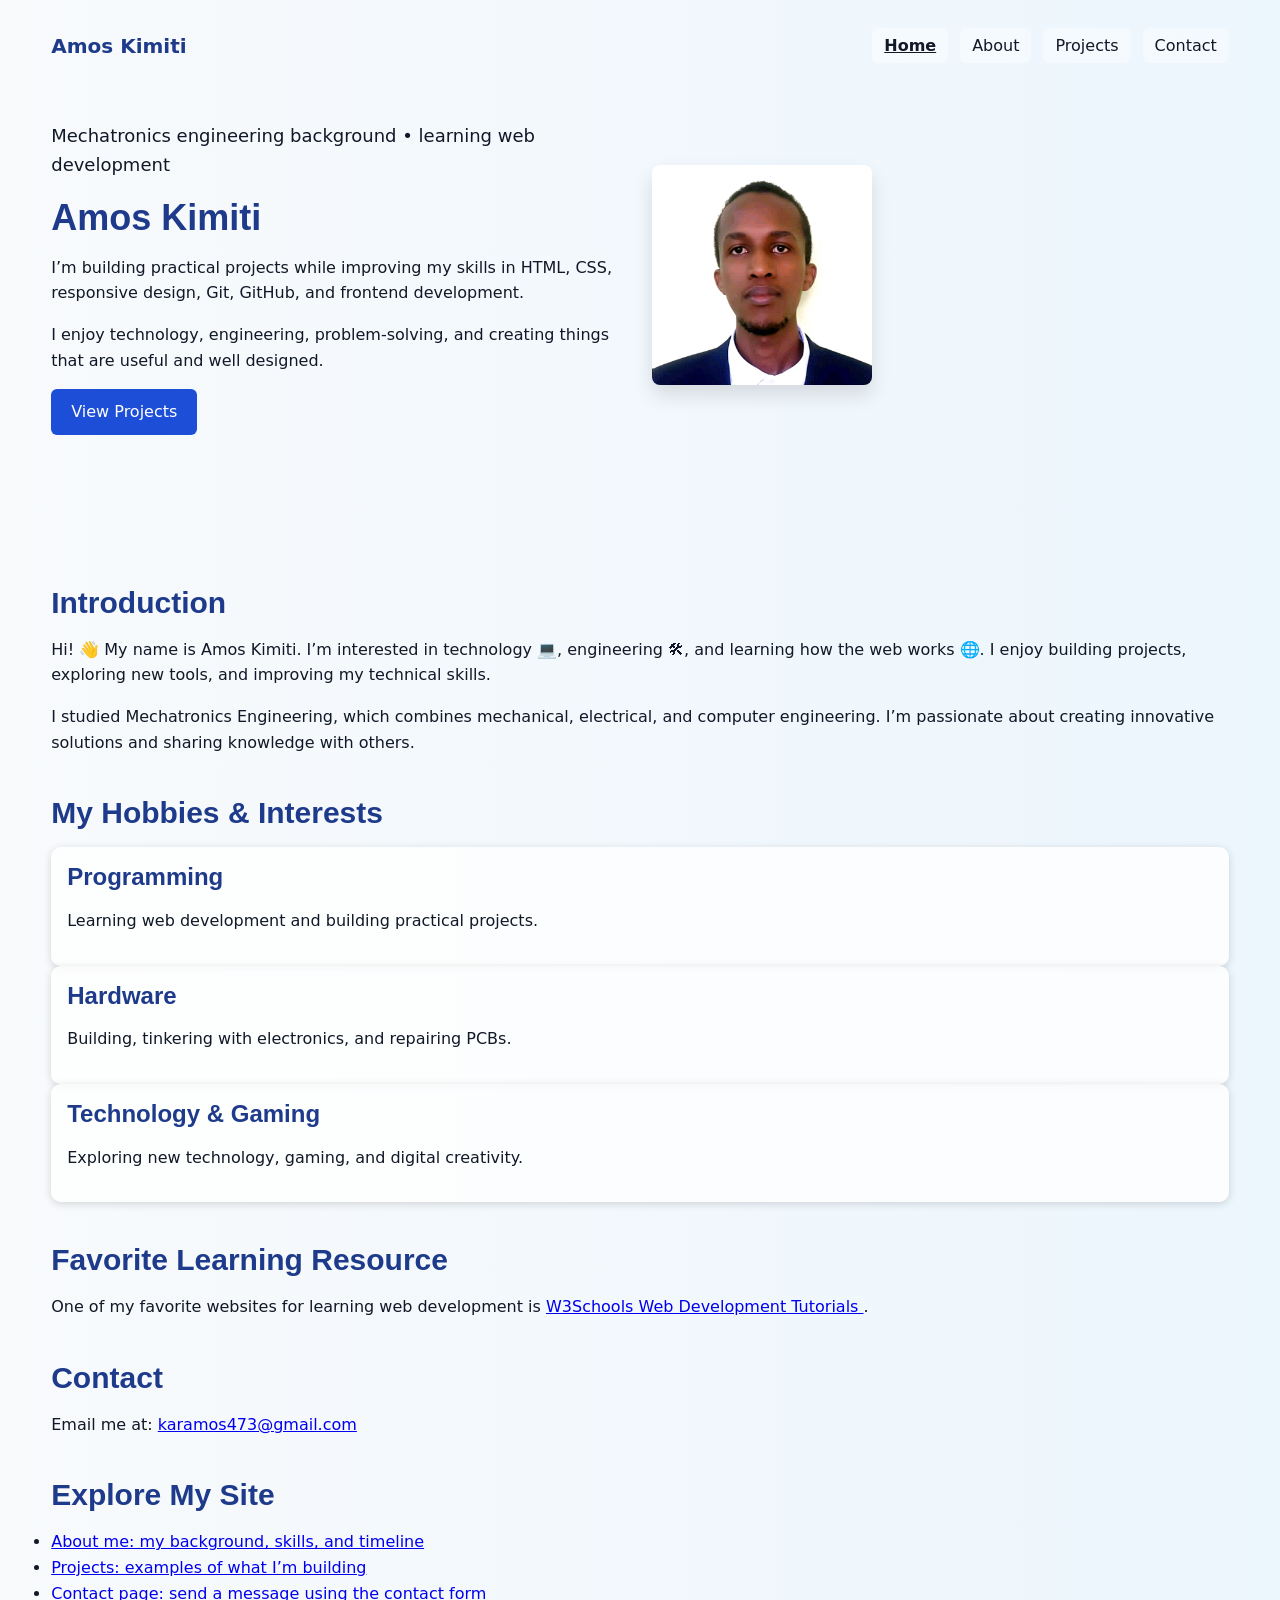
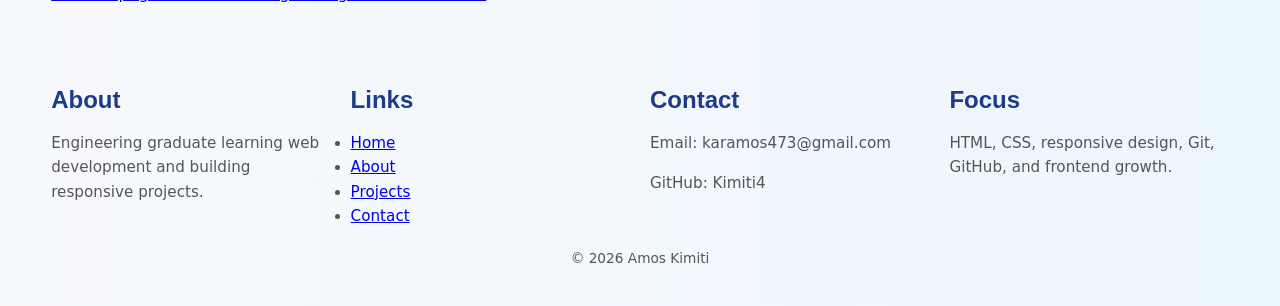
<file: index.html>
<!DOCTYPE html>
<html lang="en">
<head>
  <meta charset="UTF-8" />
  <meta name="viewport" content="width=device-width, initial-scale=1.0" />
  <title>Home | Amos Kimiti</title>

  <link rel="preconnect" href="https://fonts.googleapis.com">
  <link rel="preconnect" href="https://fonts.gstatic.com" crossorigin>
  <link href="https://fonts.googleapis.com/css2?family=Poppins:wght@400;600;700&family=Roboto:wght@400;500&display=swap" rel="stylesheet">
  <link rel="stylesheet" href="styles.css">
</head>

<body class="home-page">
  <header class="container">
    <nav aria-label="Primary navigation">
      <a href="index.html" class="logo">Amos Kimiti</a>
      <ul>
        <li><a href="index.html" aria-current="page">Home</a></li>
        <li><a href="about.html">About</a></li>
        <li><a href="projects.html">Projects</a></li>
        <li><a href="contact.html">Contact</a></li>
      </ul>
    </nav>

    <section class="hero" aria-labelledby="hero-title">
      <div class="hero-text">
        <p class="lead">Mechatronics engineering background • learning web development</p>
        <h1 id="hero-title">Amos Kimiti</h1>
        <p>
          I’m building practical projects while improving my skills in HTML, CSS,
          responsive design, Git, GitHub, and frontend development.
        </p>
        <p>
          I enjoy technology, engineering, problem-solving, and creating things that are useful and well designed.
        </p>
        <a href="projects.html" class="btn">View Projects</a>
      </div>

      <div class="hero-image">
        <img
          src="images/imageAmos.jpg"
          alt="Profile image of Amos Kimiti"
          width="220"
          height="220"
        />
      </div>
    </section>
  </header>

  <main class="container">
    <section>
      <h2>Introduction</h2>
      <p>
        Hi! 👋 My name is Amos Kimiti. I’m interested in technology 💻, engineering 🛠,
        and learning how the web works 🌐. I enjoy building projects, exploring new tools,
        and improving my technical skills.
      </p>
      <p>
        I studied Mechatronics Engineering, which combines mechanical, electrical, and computer engineering.
        I’m passionate about creating innovative solutions and sharing knowledge with others.
      </p>
    </section>

    <section>
      <h2>My Hobbies & Interests</h2>
      <div class="skills-grid">
        <article class="card">
          <h3>Programming</h3>
          <p>Learning web development and building practical projects.</p>
        </article>
        <article class="card">
          <h3>Hardware</h3>
          <p>Building, tinkering with electronics, and repairing PCBs.</p>
        </article>
        <article class="card">
          <h3>Technology & Gaming</h3>
          <p>Exploring new technology, gaming, and digital creativity.</p>
        </article>
      </div>
    </section>

    <section>
      <h2>Favorite Learning Resource</h2>
      <p>
        One of my favorite websites for learning web development is
        <a href="https://www.w3schools.com/" target="_blank" rel="noopener noreferrer">
          W3Schools Web Development Tutorials
        </a>.
      </p>
    </section>

    <section>
      <h2>Contact</h2>
      <p>
        Email me at:
        <a href="mailto:karamos473@gmail.com">karamos473@gmail.com</a>
      </p>
    </section>

    <section>
      <h2>Explore My Site</h2>
      <ul>
        <li><a href="about.html">About me: my background, skills, and timeline</a></li>
        <li><a href="projects.html">Projects: examples of what I’m building</a></li>
        <li><a href="contact.html">Contact page: send a message using the contact form</a></li>
      </ul>
    </section>
  </main>

  <footer class="container">
    <div class="footer-grid">
      <div>
        <h3>About</h3>
        <p>Engineering graduate learning web development and building responsive projects.</p>
      </div>
      <div>
        <h3>Links</h3>
        <ul>
          <li><a href="index.html">Home</a></li>
          <li><a href="about.html">About</a></li>
          <li><a href="projects.html">Projects</a></li>
          <li><a href="contact.html">Contact</a></li>
        </ul>
      </div>
      <div>
        <h3>Contact</h3>
        <p>Email: karamos473@gmail.com</p>
        <p>GitHub: Kimiti4</p>
      </div>
      <div>
        <h3>Focus</h3>
        <p>HTML, CSS, responsive design, Git, GitHub, and frontend growth.</p>
      </div>
    </div>
    <p class="footer-bottom">© 2026 Amos Kimiti</p>
  </footer>
</body>
</html>
</file>
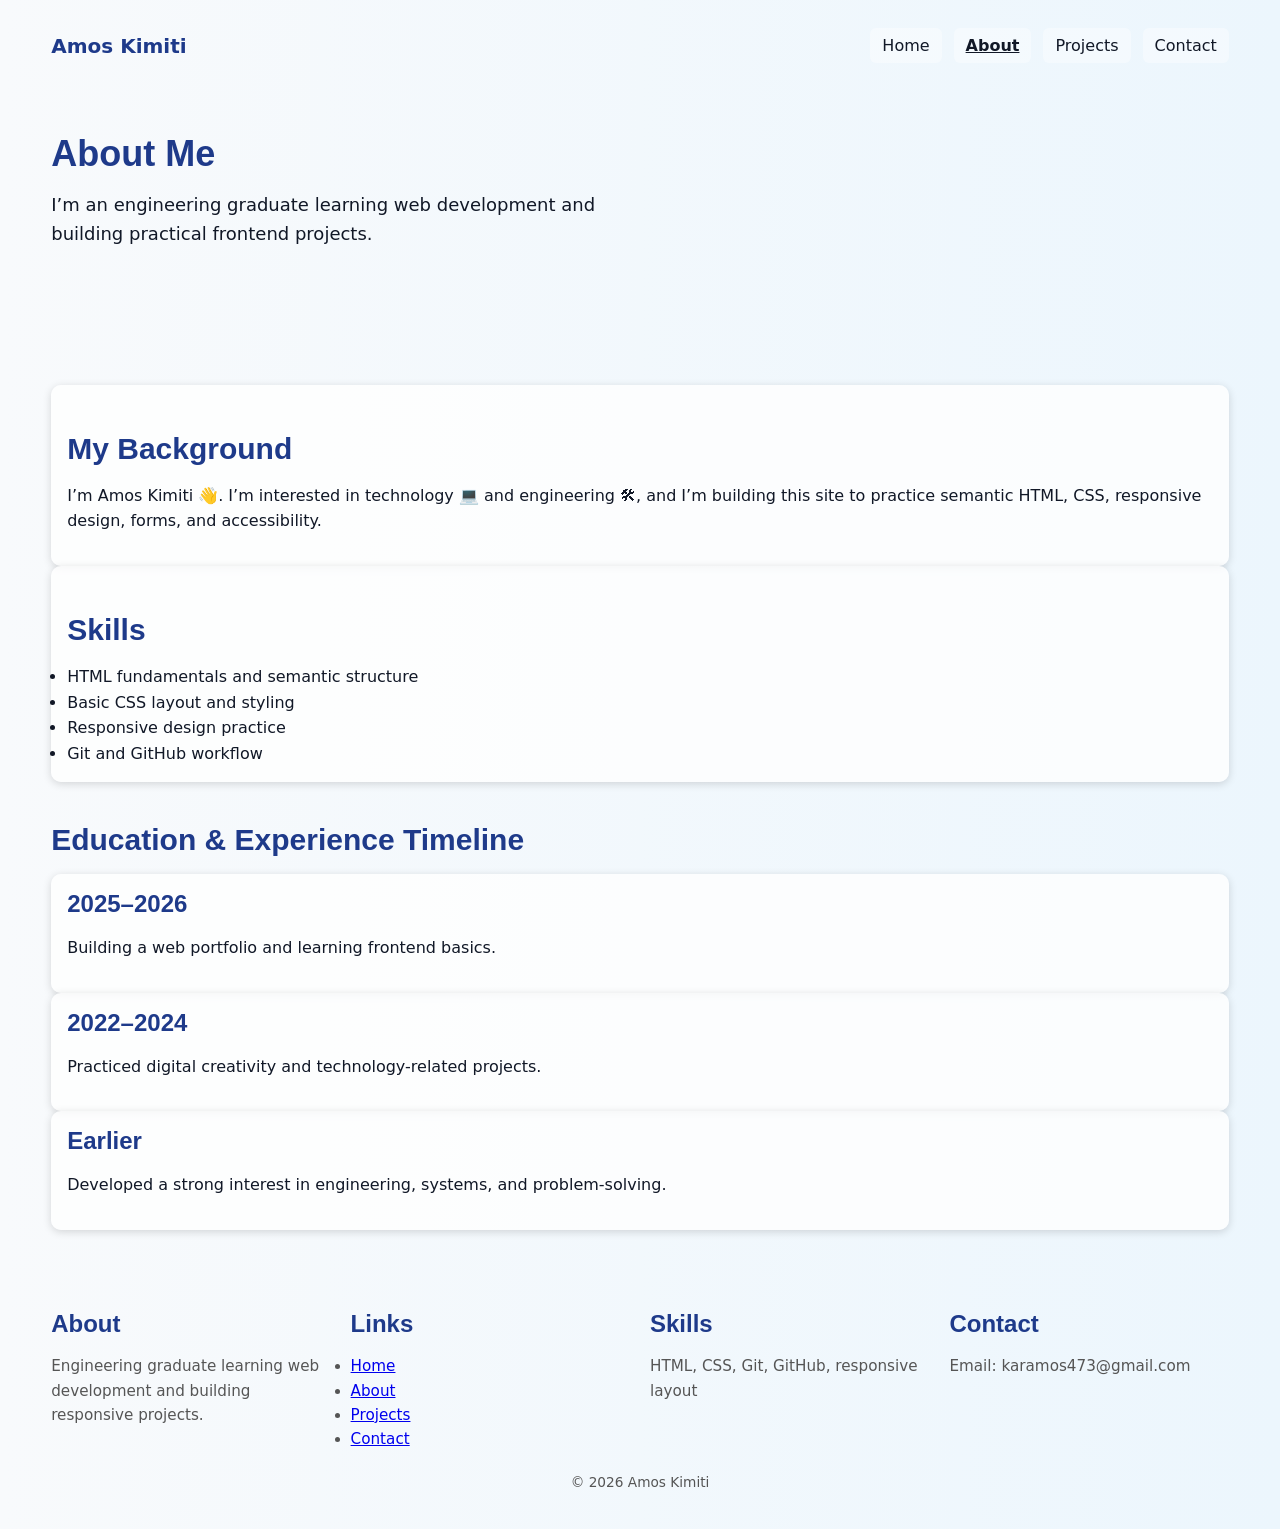
<file: about.html>
<!DOCTYPE html>
<html lang="en">
<head>
  <meta charset="UTF-8" />
  <meta name="viewport" content="width=device-width, initial-scale=1.0" />
  <title>About | Amos Kimiti</title>

  <link rel="preconnect" href="https://fonts.googleapis.com">
  <link rel="preconnect" href="https://fonts.gstatic.com" crossorigin>
  <link href="https://fonts.googleapis.com/css2?family=Poppins:wght@400;600;700&family=Roboto:wght@400;500&display=swap" rel="stylesheet">

  <link rel="stylesheet" href="./styles.css"/>
</head>

<body class="about-page">
  <header class="container">
    <nav aria-label="Primary navigation">
      <a href="index.html" class="logo">Amos Kimiti</a>
      <ul>
        <li><a href="index.html">Home</a></li>
        <li><a href="about.html" aria-current="page">About</a></li>
        <li><a href="projects.html">Projects</a></li>
        <li><a href="contact.html">Contact</a></li>
      </ul>
    </nav>

    <section class="hero">
      <div class="hero-text">
        <h1>About Me</h1>
        <p class="lead">
          I’m an engineering graduate learning web development and building practical frontend projects.
        </p>
      </div>
    </section>
  </header>

  <main class="container">
    <section class="grid">
      <article class="card">
        <h2>My Background</h2>
        <p>
          I’m Amos Kimiti 👋. I’m interested in technology 💻 and engineering 🛠, and I’m building this site to
          practice semantic HTML, CSS, responsive design, forms, and accessibility.
        </p>
      </article>

      <article class="card">
        <h2>Skills</h2>
        <ul>
          <li>HTML fundamentals and semantic structure</li>
          <li>Basic CSS layout and styling</li>
          <li>Responsive design practice</li>
          <li>Git and GitHub workflow</li>
        </ul>
      </article>
    </section>

    <section>
      <h2>Education & Experience Timeline</h2>
      <div class="skills-grid">
        <article class="card">
          <h3>2025–2026</h3>
          <p>Building a web portfolio and learning frontend basics.</p>
        </article>
        <article class="card">
          <h3>2022–2024</h3>
          <p>Practiced digital creativity and technology-related projects.</p>
        </article>
        <article class="card">
          <h3>Earlier</h3>
          <p>Developed a strong interest in engineering, systems, and problem-solving.</p>
        </article>
      </div>
    </section>
  </main>

  <footer class="container">
    <div class="footer-grid">
      <div>
        <h3>About</h3>
        <p>Engineering graduate learning web development and building responsive projects.</p>
      </div>
      <div>
        <h3>Links</h3>
        <ul>
          <li><a href="index.html">Home</a></li>
          <li><a href="about.html">About</a></li>
          <li><a href="projects.html">Projects</a></li>
          <li><a href="contact.html">Contact</a></li>
        </ul>
      </div>
      <div>
        <h3>Skills</h3>
        <p>HTML, CSS, Git, GitHub, responsive layout</p>
      </div>
      <div>
        <h3>Contact</h3>
        <p>Email: karamos473@gmail.com</p>
      </div>
    </div>
    <p class="footer-bottom">© 2026 Amos Kimiti</p>
  </footer>
</body>
</html>
</file>
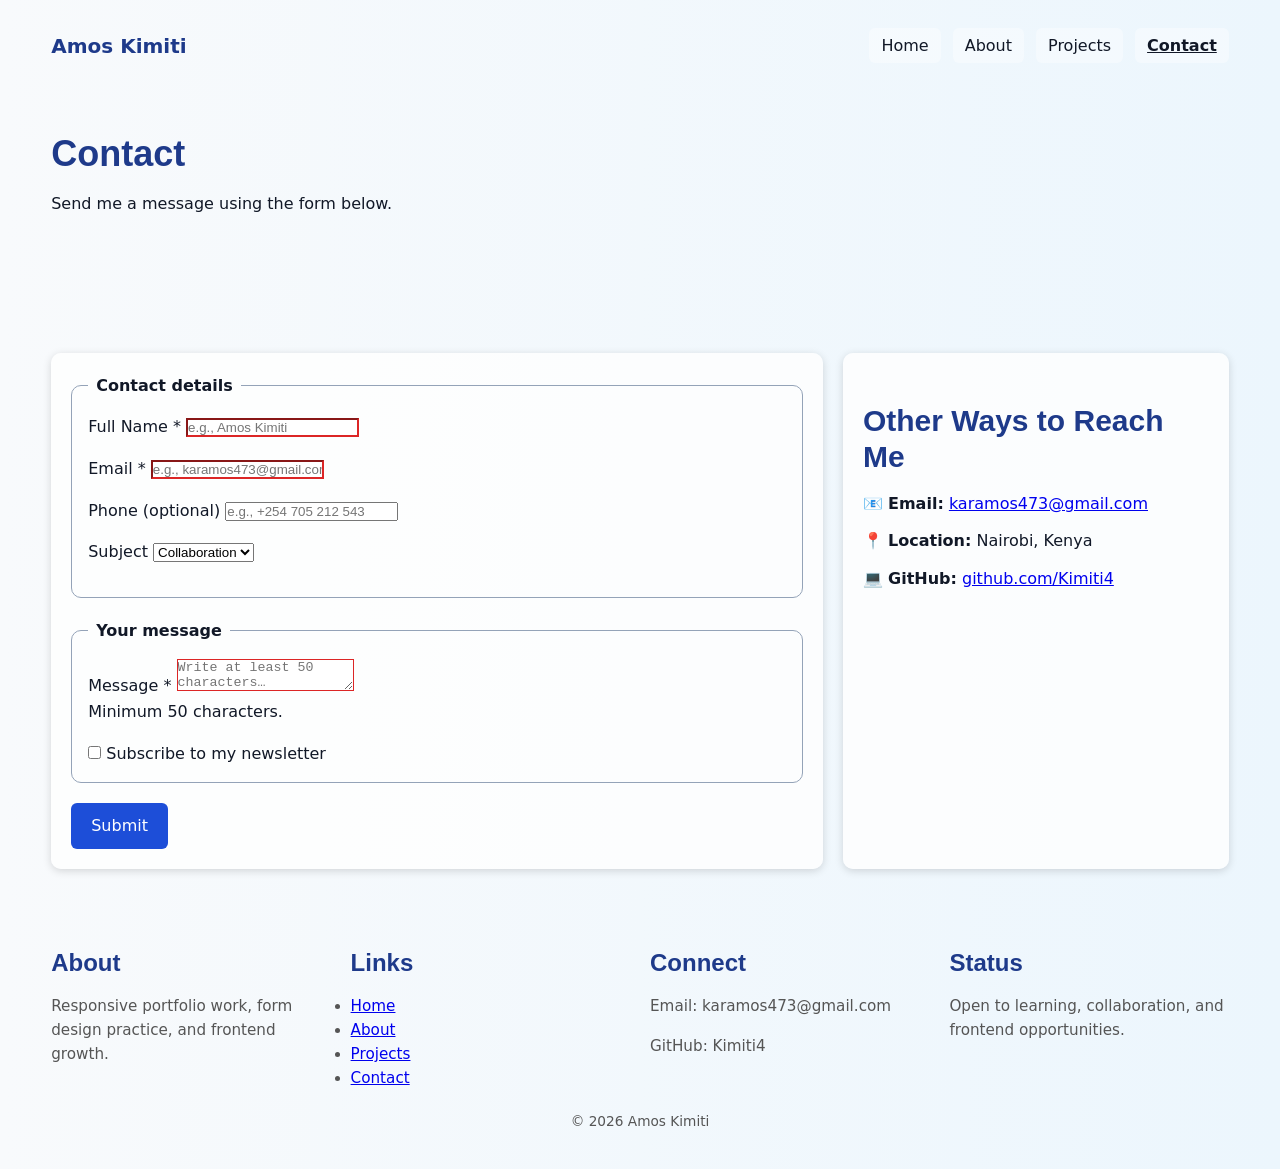
<file: contact.html>
<!DOCTYPE html>
<html lang="en">
<head>
  <meta charset="UTF-8" />
  <meta name="viewport" content="width=device-width, initial-scale=1.0" />
  <title>Contact | Amos Kimiti</title>

  <link rel="preconnect" href="https://fonts.googleapis.com">
  <link rel="preconnect" href="https://fonts.gstatic.com" crossorigin>
  <link href="https://fonts.googleapis.com/css2?family=Poppins:wght@400;600;700&family=Roboto:wght@400;500&display=swap" rel="stylesheet">

  <link rel="stylesheet" href="./styles.css"/>
</head>

<body class="contact-page">
  <header class="container">
    <nav aria-label="Primary navigation">
      <a href="index.html" class="logo">Amos Kimiti</a>
      <ul>
        <li><a href="index.html">Home</a></li>
        <li><a href="about.html">About</a></li>
        <li><a href="projects.html">Projects</a></li>
        <li><a href="contact.html" aria-current="page">Contact</a></li>
      </ul>
    </nav>

    <section class="hero">
      <div class="hero-text">
        <h1>Contact</h1>
        <p class="hint">Send me a message using the form below.</p>
      </div>
    </section>
  </header>

  <main class="container">
    <section class="contact-layout">
      <div>
      <form action="#" method="post">
        <fieldset>
          <legend>Contact details</legend>

          <div class="row">
            <div>
              <label for="fullName">Full Name <span aria-hidden="true">*</span></label>
              <input
                id="fullName"
                name="fullName"
                type="text"
                required
                placeholder="e.g., Amos Kimiti"
                autocomplete="name"
              />
            </div>

            <div>
              <label for="email">Email <span aria-hidden="true">*</span></label>
              <input
                id="email"
                name="email"
                type="email"
                required
                placeholder="e.g., karamos473@gmail.com"
                autocomplete="email"
              />
            </div>
          </div>

          <div class="row">
            <div>
              <label for="phone">Phone (optional)</label>
              <input
                id="phone"
                name="phone"
                type="tel"
                placeholder="e.g., +254 705 212 543"
                autocomplete="tel"
              />
            </div>

            <div>
              <label for="subject">Subject</label>
              <select id="subject" name="subject">
                <option value="collaboration">Collaboration</option>
                <option value="questions">Questions</option>
                <option value="feedback">Feedback</option>
              </select>
            </div>
          </div>
        </fieldset>

        <fieldset>
          <legend>Your message</legend>

          <div>
            <label for="message">Message <span aria-hidden="true">*</span></label>
            <textarea
              id="message"
              name="message"
              required
              minlength="50"
              placeholder="Write at least 50 characters…"
            ></textarea>
            <p class="hint">Minimum 50 characters.</p>
          </div>

          <div class="inline">
            <input id="newsletter" name="newsletter" type="checkbox" />
            <label for="newsletter">Subscribe to my newsletter</label>
          </div>
        </fieldset>

        <button type="submit">Submit</button>
      </form>
      </div>

      <aside class="card contact-card">
  <h2>Other Ways to Reach Me</h2>

  <ul>
    <li>📧 <strong>Email:</strong> 
      <a href="mailto:karamos473@gmail.com">karamos473@gmail.com</a>
    </li>

    <li>📍 <strong>Location:</strong> Nairobi, Kenya</li>

    <li>💻 <strong>GitHub:</strong> 
      <a href="https://github.com/Kimiti4" target="_blank" rel="noopener noreferrer">
        github.com/Kimiti4
      </a>
    </li>
  </ul>
</aside>
    </section>
  </main>

  <footer class="container">
    <div class="footer-grid">
      <div>
        <h3>About</h3>
        <p>Responsive portfolio work, form design practice, and frontend growth.</p>
      </div>
      <div>
        <h3>Links</h3>
        <ul>
          <li><a href="index.html">Home</a></li>
          <li><a href="about.html">About</a></li>
          <li><a href="projects.html">Projects</a></li>
          <li><a href="contact.html">Contact</a></li>
        </ul>
      </div>
      <div>
        <h3>Connect</h3>
        <p>Email: karamos473@gmail.com</p>
        <p>GitHub: Kimiti4</p>
      </div>
      <div>
        <h3>Status</h3>
        <p>Open to learning, collaboration, and frontend opportunities.</p>
      </div>
    </div>
    <p class="footer-bottom">© 2026 Amos Kimiti</p>
  </footer>
</body>
</html>
</file>
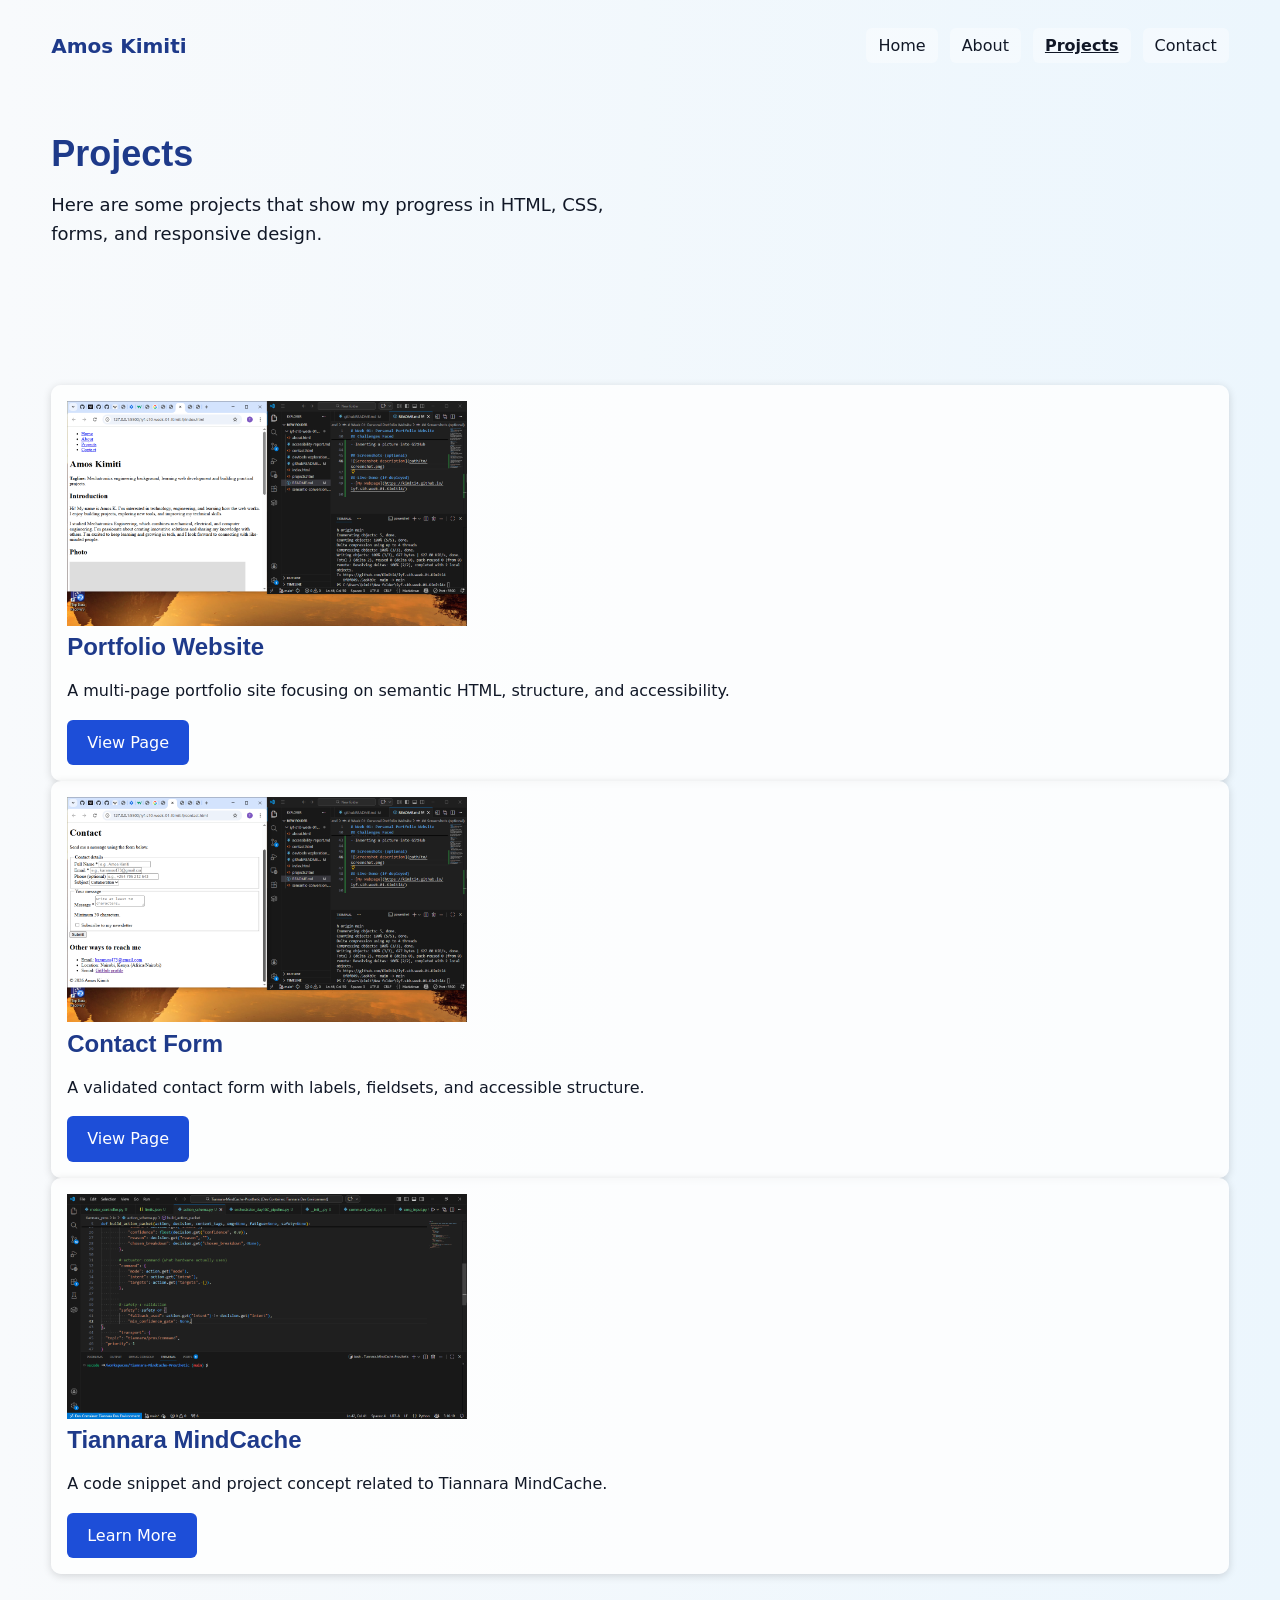
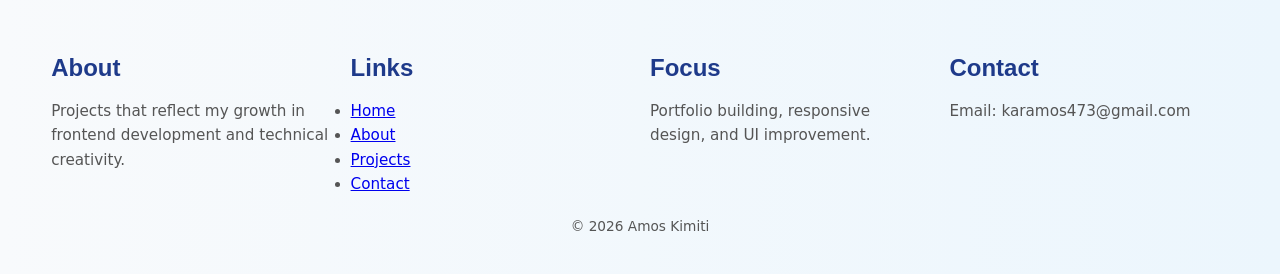
<file: projects.html>
<!DOCTYPE html>
<html lang="en">
<head>
  <meta charset="UTF-8" />
  <meta name="viewport" content="width=device-width, initial-scale=1.0" />
  <title>Projects | Amos Kimiti</title>

  <link rel="preconnect" href="https://fonts.googleapis.com">
  <link rel="preconnect" href="https://fonts.gstatic.com" crossorigin>
  <link href="https://fonts.googleapis.com/css2?family=Poppins:wght@400;600;700&family=Roboto:wght@400;500&display=swap" rel="stylesheet">

  <link rel="stylesheet" href="./styles.css"/>
</head>

<body class="projects-page">
  <header class="container">
    <nav aria-label="Primary navigation">
      <a href="index.html" class="logo">Amos Kimiti</a>
      <ul>
        <li><a href="index.html">Home</a></li>
        <li><a href="about.html">About</a></li>
        <li><a href="projects.html" aria-current="page">Projects</a></li>
        <li><a href="contact.html">Contact</a></li>
      </ul>
    </nav>

    <section class="hero">
      <div class="hero-text">
        <h1>Projects</h1>
        <p class="lead">Here are some projects that show my progress in HTML, CSS, forms, and responsive design.</p>
      </div>
    </section>
  </header>

  <main class="container">
    <section class="projects-grid" aria-label="Project cards">
      <article class="card">
        <img src="images/Screenshot-7.png" alt="Home page preview for portfolio website" width="400" height="200">
        <h3>Portfolio Website</h3>
        <p>A multi-page portfolio site focusing on semantic HTML, structure, and accessibility.</p>
        <a href="index.html" class="btn">View Page</a>
      </article>

      <article class="card">
        <img src="images/Screenshot-6.png" alt="Contact page preview for contact form project" width="400" height="200">
        <h3>Contact Form</h3>
        <p>A validated contact form with labels, fieldsets, and accessible structure.</p>
        <a href="contact.html" class="btn">View Page</a>
      </article>

      <article class="card">
        <img src="images/Screenshot-9.png" alt="Code snippet preview for Tiannara MindCache" width="400" height="200">
        <h3>Tiannara MindCache</h3>
        <p>A code snippet and project concept related to Tiannara MindCache.</p>
        <a href="#" class="btn">Learn More</a>
      </article>
    </section>
  </main>

  <footer class="container">
    <div class="footer-grid">
      <div>
        <h3>About</h3>
        <p>Projects that reflect my growth in frontend development and technical creativity.</p>
      </div>
      <div>
        <h3>Links</h3>
        <ul>
          <li><a href="index.html">Home</a></li>
          <li><a href="about.html">About</a></li>
          <li><a href="projects.html">Projects</a></li>
          <li><a href="contact.html">Contact</a></li>
        </ul>
      </div>
      <div>
        <h3>Focus</h3>
        <p>Portfolio building, responsive design, and UI improvement.</p>
      </div>
      <div>
        <h3>Contact</h3>
        <p>Email: karamos473@gmail.com</p>
      </div>
    </div>
    <p class="footer-bottom">© 2026 Amos Kimiti</p>
  </footer>
</body>
</html>
</file>
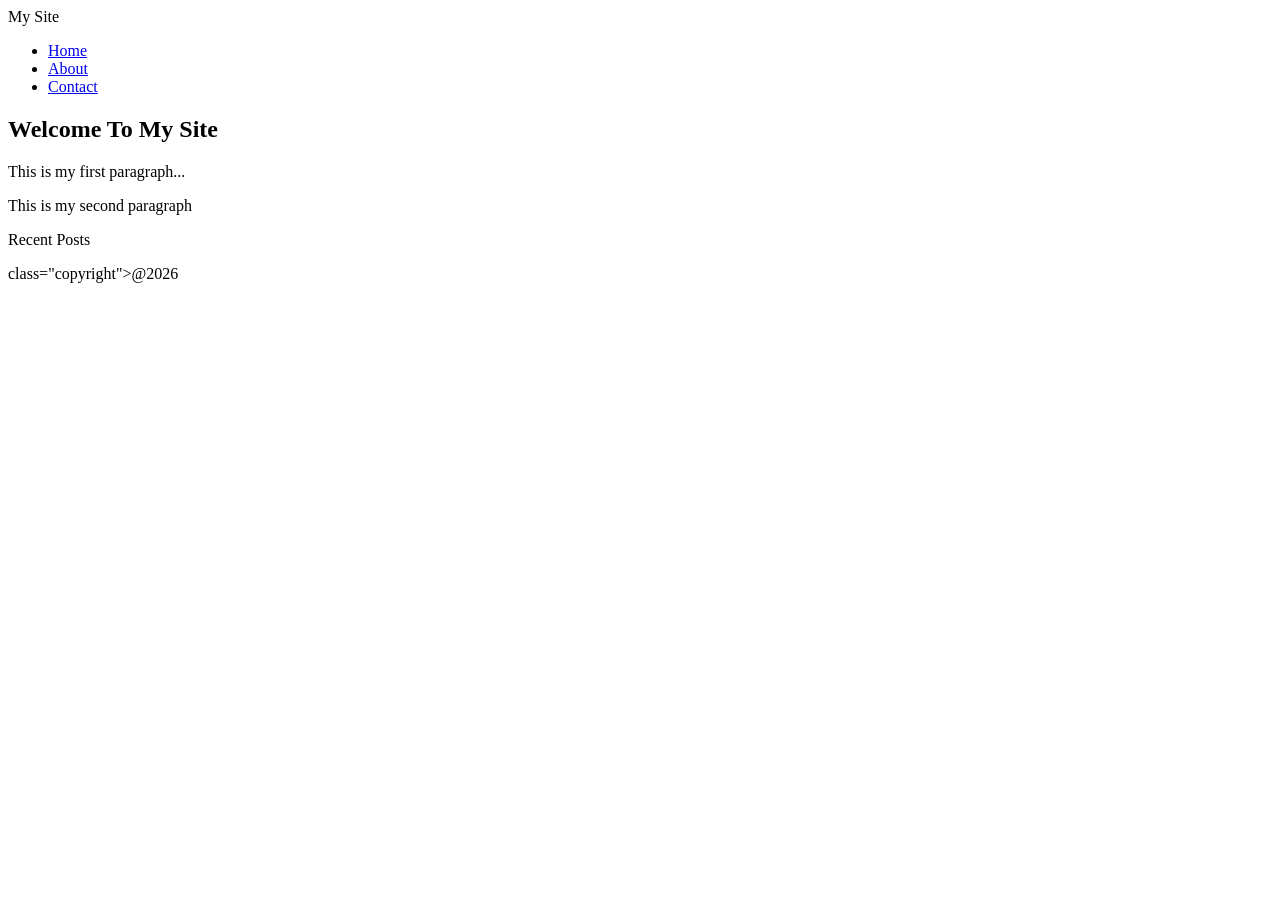
<file: semantic-conversion.html>
<!DOCTYPE html>
<html lang="en">
    <head>
        <meta charset  ="UTF-8">
        <meta name="viewport" content="width=device-width, initial-scale=1.0">
        <title> Semantic HTML Conversion</title>
    </head>
    <body>
         <header>
            <div class="logo">My Site</div>
            <nav aria-label="Primary">
                <ul>
                    <li><a href="#">Home</a></li>
                    <li><a href="#">About</a></li>
                    <li><a href="#">Contact</a></li>
                </ul>
            </nav>
         </header>
         <main>
            <article>
                <h1> Welcome To My Site</h1>
                <p>This is my first paragraph...</p>
                <p>This is my second paragraph</p>
            </article>
                <aside>
                    <p class="widget">Recent Posts</p>
                </aside>

         </main>
         <footer>
            <p>class="copyright">@2026</p>
          </footer>        
        
    </body>
</html>
</file>
<file: styles.css>
/* root */
* {
  margin: 0;
  padding: 0;
  box-sizing: border-box;
}

:root {
  /* Typography scale */
  --font-xs: 0.75rem;
  --font-sm: 0.875rem;
  --font-base: 1rem;
  --font-lg: 1.125rem;
  --font-xl: 1.25rem;
  --font-2xl: 1.5rem;
  --font-3xl: 1.875rem;
  --font-4xl: 2.25rem;

  /* Color system */
  --color-primary: #1d4ed8;
  --color-primary-light: #60a5fa;
  --color-primary-dark: #1e3a8a;
  --color-secondary: #f59e0b;
  --color-background: #f8fafc;
  --color-surface: rgba(255, 255, 255, 0.8);
  --color-text: #111827;
  --color-muted: #475569;
  --color-border: #94a3b8;
  --color-danger: #dc2626;

  --radius: 10px;
  --shadow-sm: 0 2px 8px rgba(0, 0, 0, 0.15);
  --shadow-md: 0 10px 20px rgba(0, 0, 0, 0.12);
}
@keyframes gradientShift {
  0% {
    background-position: 0% 50%;
  }
  50% {
    background-position: 100% 50%;
  }
  100% {
    background-position: 0% 50%;
  }
}
body {
  font-family: system-ui, -apple-system, Segoe UI, Roboto, Arial, sans-serif;
  font-size: 16px;
  line-height: 1.6;
  color: var(--color-text);
  margin: 0;
}
body.projects-page,
body.contact-page {
    background: linear-gradient(
    270deg,
    #f8fafc,
    #e0f2fe,
    #f8fafc
  );
  background-size: 400% 400%;
  animation: gradientShift 15s ease infinite;
}


.container {
  width: min(1000px, 90%);
  margin: 0 auto;
  padding: 20px 0;
}
body.home-page {
    background: linear-gradient(
    270deg,
    #f8fafc,
    #e0f2fe,
    #f8fafc
  );
  background-size: 400% 400%;
  animation: gradientShift 15s ease infinite;
}


body.about-page {
    background: linear-gradient(
    270deg,
    #f8fafc,
    #e0f2fe,
    #f8fafc
  );
  background-size: 400% 400%;
  animation: gradientShift 15s ease infinite;

}


/* typography*/
h1,
h2,
h3,
h4,
h5,
h6 {
color: var(--color-primary-dark);
  font-family: "Franklin Gothic Medium", "Arial Narrow", Arial, sans-serif;
  line-height: 1.2;
  margin-bottom: 1rem;
}

h1 {
  font-size: var(--font-4xl);
  margin-top: 10px;
}

h2 {
  font-size: var(--font-3xl);
  margin-top: 30px;
}

h3 {
  font-size: var(--font-2xl);
}

h4 {
  font-size: var(--font-xl);
}

h5 {
  font-size: var(--font-lg);
}

h6 {
  font-size: var(--font-base);
}

p {
  margin-bottom: 1rem;
}

small,
.text-small {
  font-size: var(--font-sm);
}

.lead {
  font-size: var(--font-lg);
  max-width: 700px;
}

/* nav*/
nav {
  display: flex;
  justify-content: space-between;
  align-items: center;
  gap: 20px;
  padding: 10px 0 20px;
}

nav ul {
  list-style: none;
  padding: 0;
  margin: 0;
  display: flex;
  gap: 12px;
  flex-wrap: wrap;
  align-items: center;
}

nav a {
  text-decoration: none;
  padding: 8px 12px;
  border-radius: 6px;
  color: var(--color-text);
  background-color: rgba(255, 255, 255, 0.35);
  transition: all 0.3s ease;
}

nav a:hover {
  background-color: rgba(255, 255, 255, 0.6);
  transform: translateY(-2px);
}

nav a[aria-current="page"] {
  font-weight: bold;
  text-decoration: underline;
}
.logo {
  font-weight: 700;
  font-size: var(--font-xl);
  color: var(--color-primary-dark);
  background: none;
  padding: 0;
}

/*hero*/

.hero {
  padding: 40px 0;
  display: grid;
  gap: 24px;
  align-items: center;
}

.hero-text {
  max-width: 650px;
}

.hero-image img {
  width: 220px;
  border-radius: 8px;
  box-shadow: var(--shadow-md);
}



/*BUTTONS*/
button,
.btn {
  display: inline-block;
  background-color: var(--color-primary);
  color: white;
  padding: 10px 20px;
  border: none;
  border-radius: 6px;
  cursor: pointer;
  font: inherit;
  text-decoration: none;
  transition: all 0.3s ease;
}
a:hover {
  color: var(--color-primary);
}

a:focus,
button:focus {
  outline: 2px solid var(--color-primary);
  outline-offset: 2px;
}
input:invalid,
textarea:invalid {
  border-color: var(--color-danger);
}

input:focus,
textarea:focus {
  border-color: var(--color-primary);
  outline: none;
}

button:hover,
.btn:hover {
  background-color: var(--color-primary-dark);
  transform: translateY(-2px);
  box-shadow: 0 4px 6px rgba(0, 0, 0, 0.1);
}

.btn-secondary {
  background: transparent;
  color: var(--color-primary-dark);;
  border: 2px solid var(--color-primary-dark);
}

.btn-secondary:hover {
  background: var(--color-primary-dark);
  color: white;
}

.btn-danger {
  background: var(--color-danger);
  color: white;
}

.btn-danger:hover {
  background: #b91c1c;
}

.btn-disabled,
button:disabled {
  background: #94a3b8;
  color: #e2e8f0;
  cursor: not-allowed;
  box-shadow: none;
  transform: none;
}

.contact-layout {
  display: grid;
  grid-template-columns: 1fr;
  gap: 20px;
}
/* =========================
   CARD COMPONENT
========================= */
.card {
  background: var(--color-surface);
  padding: 16px;
  border-radius: var(--radius);
  box-shadow: var(--shadow-sm);
  transition: all 0.3s ease;
}

.card:hover {
  transform: translateY(-4px);
  box-shadow: var(--shadow-md);
}

.contact-card {
  padding: 20px;
}

.contact-card ul {
  list-style: none;
  padding: 0;
}

.contact-card li {
  margin-bottom: 12px;
}
/* =========================
   FOOTER
========================= */
footer {
  margin-top: 40px;
  padding: 30px 20px;
  font-size: 0.95em;
  color: #555;
}

.footer-grid {
  display: grid;
  grid-template-columns: 1fr;
  gap: 20px;
  text-align: left;
}

.footer-bottom {
  text-align: center;
  margin-top: 20px;
  font-size: 0.9em;
}
/* =========================
   GRID PRACTICE
========================= */
.gallery {
  display: grid;
  grid-template-columns: 1fr;
  gap: 16px;
}

.gallery img {
  width: 100%;
  height: 220px;
  object-fit: cover;
}

.magazine-layout {
  display: grid;
  grid-template-columns: 1fr;
  gap: 16px;
}

.mag-header,
.mag-sidebar,
.mag-main,
.mag-footer {
  padding: 20px;
  border-radius: 8px;
  background: rgba(255, 255, 255, 0.75);
}
img {
  max-width: 100%;
  height: auto;
}
/*responsive */

/* Tablet */
@media (min-width: 768px) {
  .row {
    grid-template-columns: 1fr 1fr;
  }

  .projects-grid,
  .grid,
  .skills-grid,
  .gallery,
  .footer-grid {
    grid-template-columns: repeat(2, 1fr);
  }

  .hero {
    grid-template-columns: 1fr 1fr;
  }

  .contact-layout {
    grid-template-columns: 2fr 1fr;
  }
}

/* Desktop */
@media (min-width: 1024px) {
  .projects-grid,
  .gallery {
    grid-template-columns: repeat(3, 1fr);
  }

  .footer-grid {
    grid-template-columns: repeat(4, 1fr);
  }

  .magazine-layout {
    grid-template-columns: 250px 1fr;
    grid-template-areas:
      "header header"
      "sidebar main"
      "footer footer";
  }

  .mag-header { grid-area: header; }
  .mag-sidebar { grid-area: sidebar; }
  .mag-main { grid-area: main; }
  .mag-footer { grid-area: footer; }
}

/* Large Desktop */
@media (min-width: 1280px) {
  .container {
    width: min(1200px, 92%);
  }
}

/* Smaller screens only */
@media (max-width: 700px) {
  nav {
    flex-direction: column;
    align-items: flex-start;
  }

  nav ul {
    flex-direction: column;
    align-items: flex-start;
  }
}
section {
  margin-bottom: 40px;
}
.row {
  display: grid;
  grid-template-columns: 1fr;
  gap: 16px;
  margin-bottom: 16px;
}
form {
  background: var(--color-surface);
  padding: 20px;
  border-radius: var(--radius);
  box-shadow: var(--shadow-sm);
}

fieldset {
  border: 1px solid var(--color-border);
  border-radius: var(--radius);
  padding: 16px;
  margin-bottom: 20px;
}

legend {
  font-weight: 600;
  padding: 0 8px;
}
</file>
